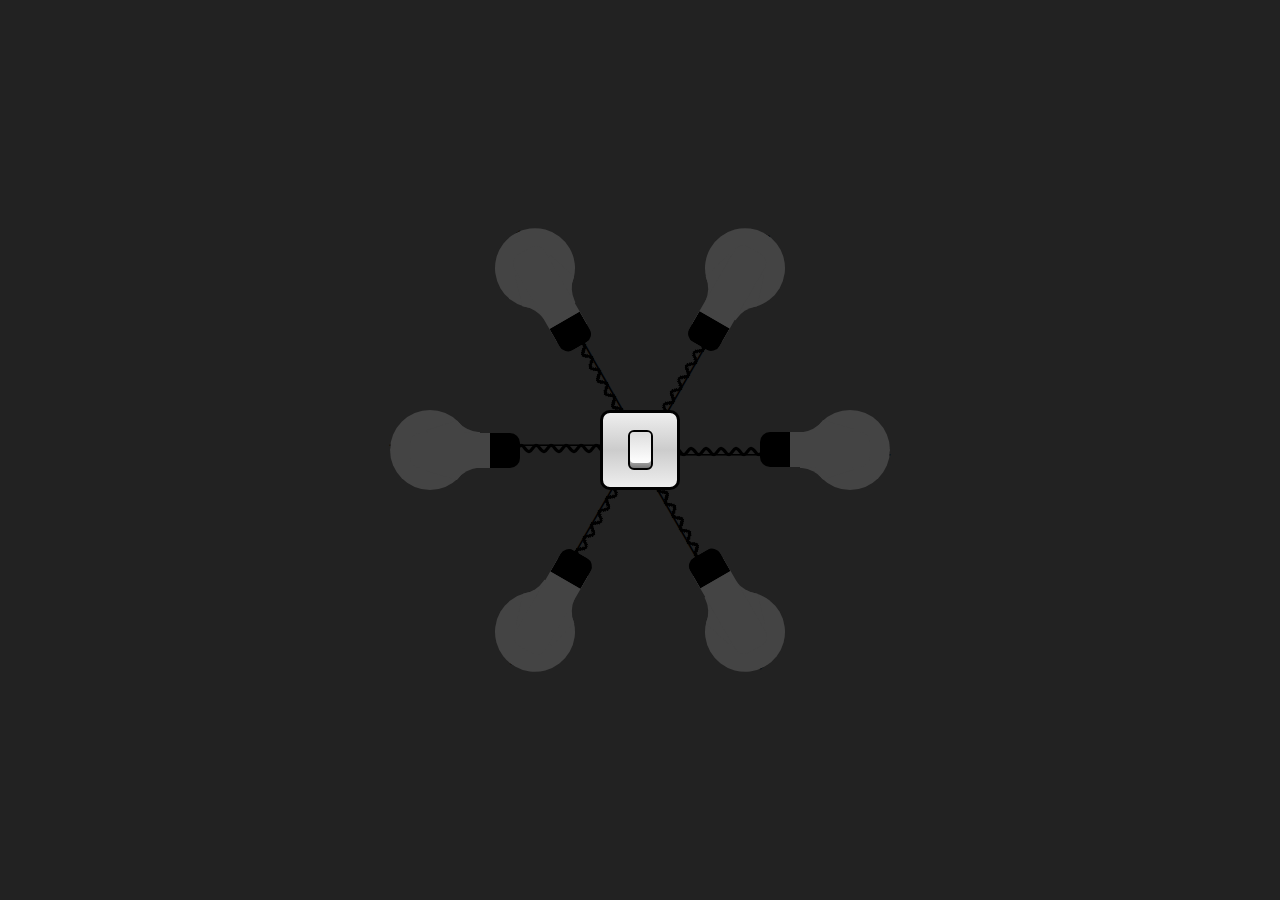
<file: Light Bulb/index.html>
<!DOCTYPE html>
<html lang="en">

<head>
    <meta charset="UTF-8">
    <meta name="viewport" content="width=device-width, initial-scale=1.0">
    <title>Light-Bulb</title>
    <link rel="stylesheet" href="style.css">
</head>

<body>
    <div class="light">
        <div class="box" style="--i:0;">
            <div class="bulb">
                <span></span>
                <span></span>
            </div>
        </div>
        <div class="box" style="--i:1;">
            <div class="bulb">
                <span></span>
                <span></span>
            </div>
        </div>
        <div class="box" style="--i:2;">
            <div class="bulb">
                <span></span>
                <span></span>
            </div>
        </div>
        <div class="box" style="--i:3;">
            <div class="bulb">
                <span></span>
                <span></span>
            </div>
        </div>
        <div class="box" style="--i:4;">
            <div class="bulb">
                <span></span>
                <span></span>
            </div>
        </div>
        <div class="box" style="--i:5;">
            <div class="bulb">
                <span></span>
                <span></span>
            </div>
        </div>
        <div class="switch">
            <div class="btn">
            </div>
        </div>
        <button onclick="document.getElementById('audio').play()">Test Sound</button>

        <audio id="audio" src="file:///C:/Users/Zahoor%20Ahmed/Downloads/Click.mp3"></audio>

    </div>
</body>


<script src="app.js"></script>
</html>
</file>
<file: Light Bulb/style.css>
* {
    margin: 0;
    padding: 0;
    box-sizing: border-box;
}

body {
    display: flex;
    justify-content: center;
    align-items: center;
    min-height: 100vh;
    background: #222;
}

.light {
    position: relative;
    width: 500px;
    height: 500px;
    display: flex;
    justify-content: center;
    align-items: center;
}

.box {
    position: absolute;
    left: 0;
    width: 80px;
    height: 80px;
    transform-origin: 250px;
    transform: rotate(calc(60deg * var(--i)));
}

.box::before {
    content: '______________';
    position: absolute;
    top: 3px;
    font-size: 2em;
    text-decoration: underline;
    text-decoration-style: wavy;
}

.bulb {
    position: absolute;
    left: 0;
    width: 100%;
    height: 100%;
    background: #444;
    border-radius: 50%;
    transform: rotate(90deg);
}

.on .bulb {
    box-shadow: 0 0 50px #fff,
        0 0 100px #fff,
        0 0 150px #fff,
        0 0 200px #fff,
        0 0 300px #fff,
        0 0 350px #fff;
}

.bulb::before {
    content: '';
    position: absolute;
    top: -50px;
    left: 22.5px;
    width: 35px;
    height: 80px;
    background: #444;
    border-top: 30px solid #000;
    border-radius: 10px;
    z-index: 10000;
}

.on .bulb::after {
    content: '';
    position: absolute;
    top: 50%;
    left: 50%;
    transform: translate(-50%, -50%);
    width: 120px;
    height: 120px;
    background: #fff;
    border-radius: 50%;
    filter: blur(40px);
}

.on .bulb,
.on .bulb::before {
    background: #fff;
}

.bulb span:nth-child(1) {
    position: absolute;
    top: -16px;
    left: -4px;
    width: 30px;
    height: 30px;
    background: transparent;
    border-bottom-right-radius: 40px;
    transform: rotate(342deg);
    box-shadow: 20px 20px 0 10px #444;
}

.bulb span:nth-child(2) {
    position: absolute;
    top: -16px;
    right: -4px;
    width: 30px;
    height: 30px;
    background: transparent;
    border-bottom-left-radius: 40px;
    transform: rotate(16.5deg);
    box-shadow: -20px 20px 0 10px #444;
}

.on .bulb span:nth-child(1) {
    box-shadow: 20px 20px 0 10px #fff;
}

.on .bulb span:nth-child(2) {
    box-shadow: -20px 20px 0 10px #fff;
}

.switch {
    position: absolute;
    width: 80px;
    height: 80px;
    border: 3px solid #000;
    background-image: linear-gradient(#eee, #ccc, #eee);
    border-radius: 10px;
    display: flex;
    justify-content: center;
    align-items: center;
}

.switch .btn {
    position: relative;
    width: 25px;
    height: 40px;
    background: linear-gradient(#777, #fff, #777);
    border-radius: 6px;
    border: 2px solid #000;
    cursor: pointer;
}

.switch .btn::before {
    content: '';
    position: absolute;
    top: 0;
    left: 0;
    width: 100%;
    height: 85%;
    background: linear-gradient(#ddd, #fff);
    border-radius: 4px;
}

.on .switch .btn::before {
    top: 15%;
}

#audio {
    display: none;
}

/* Media Query for Responsiveness */
@media (max-width: 780px) {
    .light {
        width: 400px; /* Keeping it wider to preserve bulb shape */
        height: 400px;
    }

    .box {
        width: 80px;
        height: 80px;
        transform-origin: 200px;
    }

    .bulb {
        width: 80px; /* Keeping original bulb size */
        height: 80px;
    }

    .bulb::before {
        top: -50px; /* No change to preserve shape */
        left: 22.5px;
        width: 35px;
        height: 80px;
    }

    .on .bulb::after {
        width: 120px;
        height: 120px;
        filter: blur(40px); /* Keeping original glow */
    }

    .switch {
        position: absolute;
        width: 70px;
        height: 70px;
        border: 3px solid #000;
        background-image: linear-gradient(#eee, #ccc, #eee);
        border-radius: 10px;
        display: flex;
        justify-content: center;
        align-items: center;
    }
    
    .switch .btn {
        position: relative;
        width: 2opx;
        height: 35px;
        background: linear-gradient(#777, #fff, #777);
        border-radius: 6px;
        border: 2px solid #000;
        cursor: pointer;
    }
}

@media (max-width: 580px) {
    .light {
        width: 400px; /* Keeping it wider to preserve bulb shape */
        height: 400px;
    }

    .box {
        width: 80px;
        height: 80px;
        transform-origin: 200px;
    }

    .bulb {
        width: 80px; /* Keeping original bulb size */
        height: 80px;
    }

    .bulb::before {
        top: -50px; /* No change to preserve shape */
        left: 22.5px;
        width: 35px;
        height: 80px;
    }

    .on .bulb::after {
        width: 120px;
        height: 120px;
        filter: blur(40px); /* Keeping original glow */
    }

    .switch {
        position: absolute;
        width: 70px;
        height: 70px;
        border: 3px solid #000;
        background-image: linear-gradient(#eee, #ccc, #eee);
        border-radius: 10px;
        display: flex;
        justify-content: center;
        align-items: center;
    }
    
    .switch .btn {
        position: relative;
        width: 2opx;
        height: 35px;
        background: linear-gradient(#777, #fff, #777);
        border-radius: 6px;
        border: 2px solid #000;
        cursor: pointer;
    }
}



@media (max-width: 380px) {
    .light {
        width: 400px; /* Keeping it wider to preserve bulb shape */
        height: 400px;
    }

    .box {
        width: 80px;
        height: 80px;
        transform-origin: 200px;
    }

    .bulb {
        width: 80px; /* Keeping original bulb size */
        height: 80px;
    }

    .bulb::before {
        top: -50px; /* No change to preserve shape */
        left: 22.5px;
        width: 35px;
        height: 80px;
    }

    .on .bulb::after {
        width: 120px;
        height: 120px;
        filter: blur(40px); /* Keeping original glow */
    }

    .switch {
        position: absolute;
        width: 70px;
        height: 70px;
        border: 3px solid #000;
        background-image: linear-gradient(#eee, #ccc, #eee);
        border-radius: 10px;
        display: flex;
        justify-content: center;
        align-items: center;
    }
    
    .switch .btn {
        position: relative;
        width: 2px;
        height: 35px;
        background: linear-gradient(#777, #fff, #777);
        border-radius: 6px;
        border: 2px solid #000;
        cursor: pointer;
    }
}
</file>
